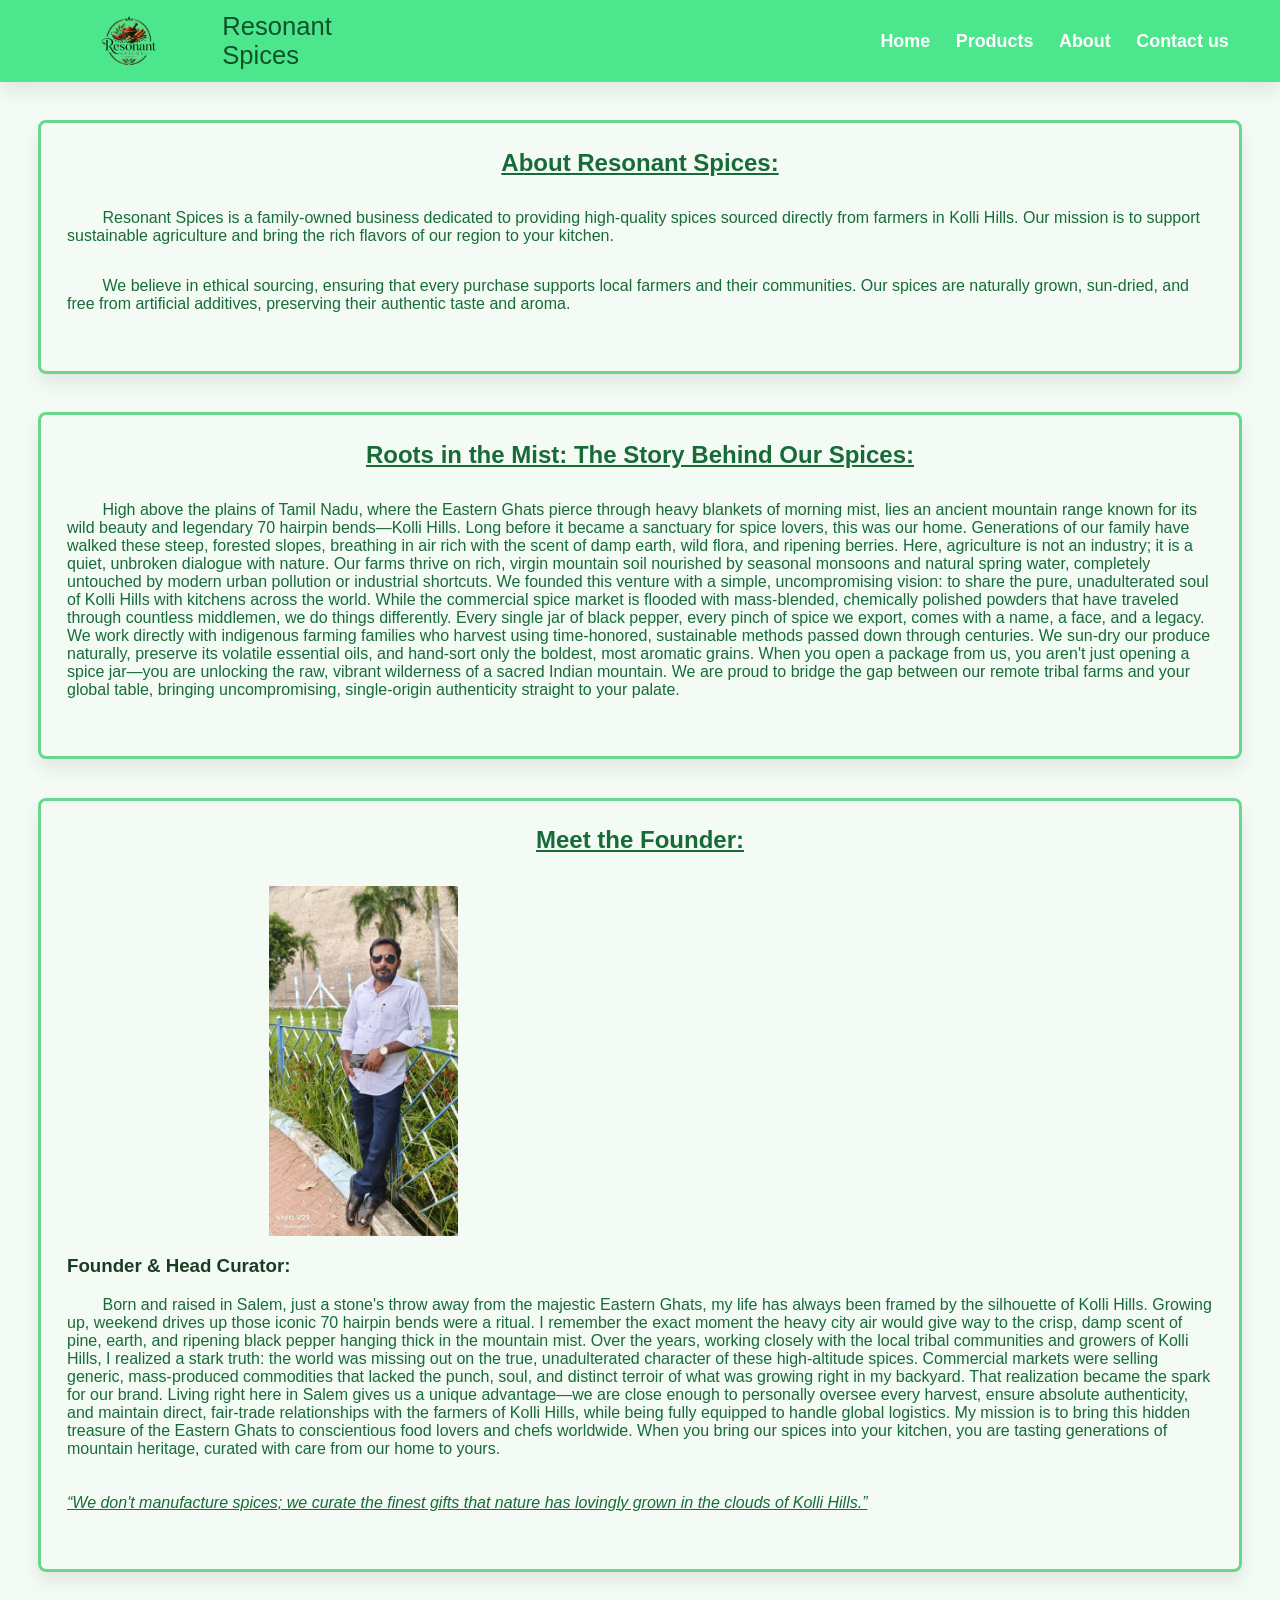
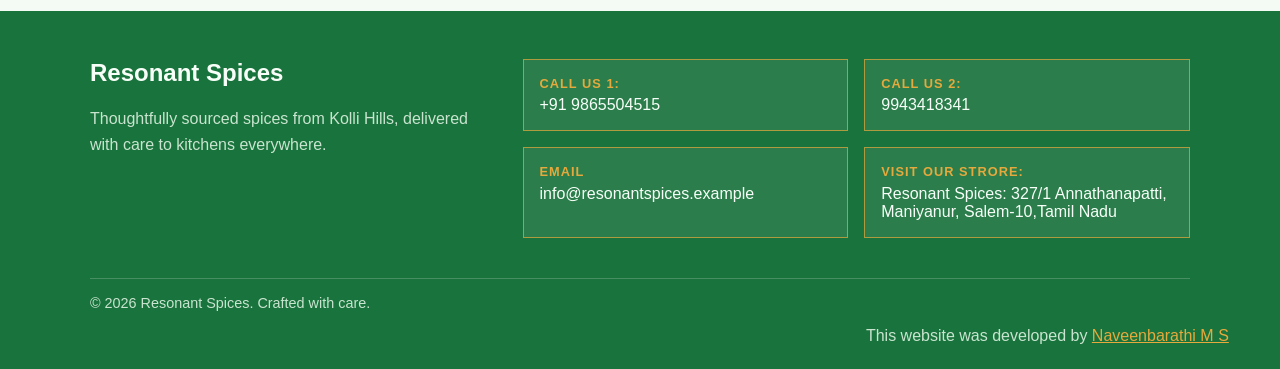
<file: About.html>
<!DOCTYPE html>
<html lang="en">
<head>
    <meta charset="UTF-8">
    <meta name="viewport" content="width=device-width, initial-scale=1.0">
    <title>About us | Resonant Spices</title>
    <link rel="stylesheet" href="about-style.css">
    <link rel="icon" href="images/favicon.jpeg" type="image/x-icon">
</head>
<body>
    <header class="site-header">
        <img src="logo.png" alt="Logo" id="logo">
        <p id="titleee">Resonant Spices</p>
        <nav id="headnav" aria-label="Main navigation">
            <a href="index.html" class="hnanc">Home</a>
            <a href="products.html" class="hnanc">Products</a>
            <a href="About.html" class="hnanc">About</a>
            <a href="contact.html" class="hnanc">Contact us</a>
        </nav>
    </header>
    <section id="about-section">
        <h1 id="abt-head">About Resonant Spices:</h1>
        <p class="abt-p">&nbsp;&nbsp;&nbsp;&nbsp;&nbsp;&nbsp;&nbsp;&nbsp;Resonant Spices is a family-owned business dedicated to providing high-quality spices sourced directly from farmers in Kolli Hills. Our mission is to support sustainable agriculture and bring the rich flavors of our region to your kitchen.</p>
        <p class="abt-p">&nbsp;&nbsp;&nbsp;&nbsp;&nbsp;&nbsp;&nbsp;&nbsp;We believe in ethical sourcing, ensuring that every purchase supports local farmers and their communities. Our spices are naturally grown, sun-dried, and free from artificial additives, preserving their authentic taste and aroma.</p>
    </section>
    <section id="details">
        <h1 id="abt-head">Roots in the Mist: The Story Behind Our Spices:</h1>
        <p class="abt-p">&nbsp;&nbsp;&nbsp;&nbsp;&nbsp;&nbsp;&nbsp;&nbsp;High above the plains of Tamil Nadu, where the Eastern Ghats pierce through heavy blankets of morning mist, lies an ancient mountain range known for its wild beauty and legendary 70 hairpin bends—Kolli Hills.

Long before it became a sanctuary for spice lovers, this was our home. Generations of our family have walked these steep, forested slopes, breathing in air rich with the scent of damp earth, wild flora, and ripening berries. Here, agriculture is not an industry; it is a quiet, unbroken dialogue with nature. Our farms thrive on rich, virgin mountain soil nourished by seasonal monsoons and natural spring water, completely untouched by modern urban pollution or industrial shortcuts.

We founded this venture with a simple, uncompromising vision: to share the pure, unadulterated soul of Kolli Hills with kitchens across the world.

While the commercial spice market is flooded with mass-blended, chemically polished powders that have traveled through countless middlemen, we do things differently. Every single jar of black pepper, every pinch of spice we export, comes with a name, a face, and a legacy. We work directly with indigenous farming families who harvest using time-honored, sustainable methods passed down through centuries. We sun-dry our produce naturally, preserve its volatile essential oils, and hand-sort only the boldest, most aromatic grains.

When you open a package from us, you aren't just opening a spice jar—you are unlocking the raw, vibrant wilderness of a sacred Indian mountain. We are proud to bridge the gap between our remote tribal farms and your global table, bringing uncompromising, single-origin authenticity straight to your palate.</p>
    </section>
    <section id="founder">
        <h1 id="abt-head">Meet the Founder:</h1>
        <img src="images/WhatsApp Image.jpeg" alt="Founder Image" id="founder-img">
        <h3 id="fnd-add">Founder & Head Curator:</h3>
        <p class="abt-p">&nbsp;&nbsp;&nbsp;&nbsp;&nbsp;&nbsp;&nbsp;&nbsp;Born and raised in Salem, just a stone's throw away from the majestic Eastern Ghats, my life has always been framed by the silhouette of Kolli Hills. Growing up, weekend drives up those iconic 70 hairpin bends were a ritual. I remember the exact moment the heavy city air would give way to the crisp, damp scent of pine, earth, and ripening black pepper hanging thick in the mountain mist.

Over the years, working closely with the local tribal communities and growers of Kolli Hills, I realized a stark truth: the world was missing out on the true, unadulterated character of these high-altitude spices. Commercial markets were selling generic, mass-produced commodities that lacked the punch, soul, and distinct terroir of what was growing right in my backyard.

That realization became the spark for our brand. Living right here in Salem gives us a unique advantage—we are close enough to personally oversee every harvest, ensure absolute authenticity, and maintain direct, fair-trade relationships with the farmers of Kolli Hills, while being fully equipped to handle global logistics.

My mission is to bring this hidden treasure of the Eastern Ghats to conscientious food lovers and chefs worldwide. When you bring our spices into your kitchen, you are tasting generations of mountain heritage, curated with care from our home to yours.
<br><br><br>
<u><i> “We don't manufacture spices; we curate the finest gifts that nature has lovingly grown in the clouds of Kolli Hills.”</u></i></p>

    </section>



     <footer class="site-footer" id="contact">
        <div class="footer-content">
            <div class="footer-brand">
                <h2>Resonant Spices</h2>
                <p>Thoughtfully sourced spices from Kolli Hills, delivered with care to kitchens everywhere.</p>
            </div>
            <div class="footer-contact" aria-label="Contact options">
                <a class="contact-link" href="tel:+919865504515">
                    <span class="contact-label">Call us 1:</span>
                    +91 9865504515
                </a>
                <a href="tel:+919943418341" class="contact-link">
                    <span class="contact-label">Call us 2:</span>
                    9943418341
                </a>
                <a class="contact-link" href="mailto:info@resonantspices.example">
                    <span class="contact-label">Email</span>
                    info@resonantspices.example
                </a>
                <a class="contact-link" href="https://maps.app.goo.gl/jQAZFEZzdu5TwhiA6" target="_blank" rel="noreferrer">
                    <span class="contact-label">Visit Our Strore:</span>
                    Resonant Spices: 327/1 Annathanapatti, Maniyanur, Salem-10,Tamil Nadu
                </a>
                <!-- <a class="contact-link" href="https://instagram.com" target="_blank" rel="noreferrer">
                    <span class="contact-label">Follow</span>
                    Instagram @resonantspices
                </a> -->
            </div>
        </div>
        <div class="footer-bottom">© 2026 Resonant Spices. Crafted with care.</div>
        <div id="dev">This website was developed by <a target="_blank" rel="noreferrer" href="https://www.linkedin.com/in/naveenbarathi-m-s">Naveenbarathi M S</a></div>
    </footer>
</body>
</html>
</file>
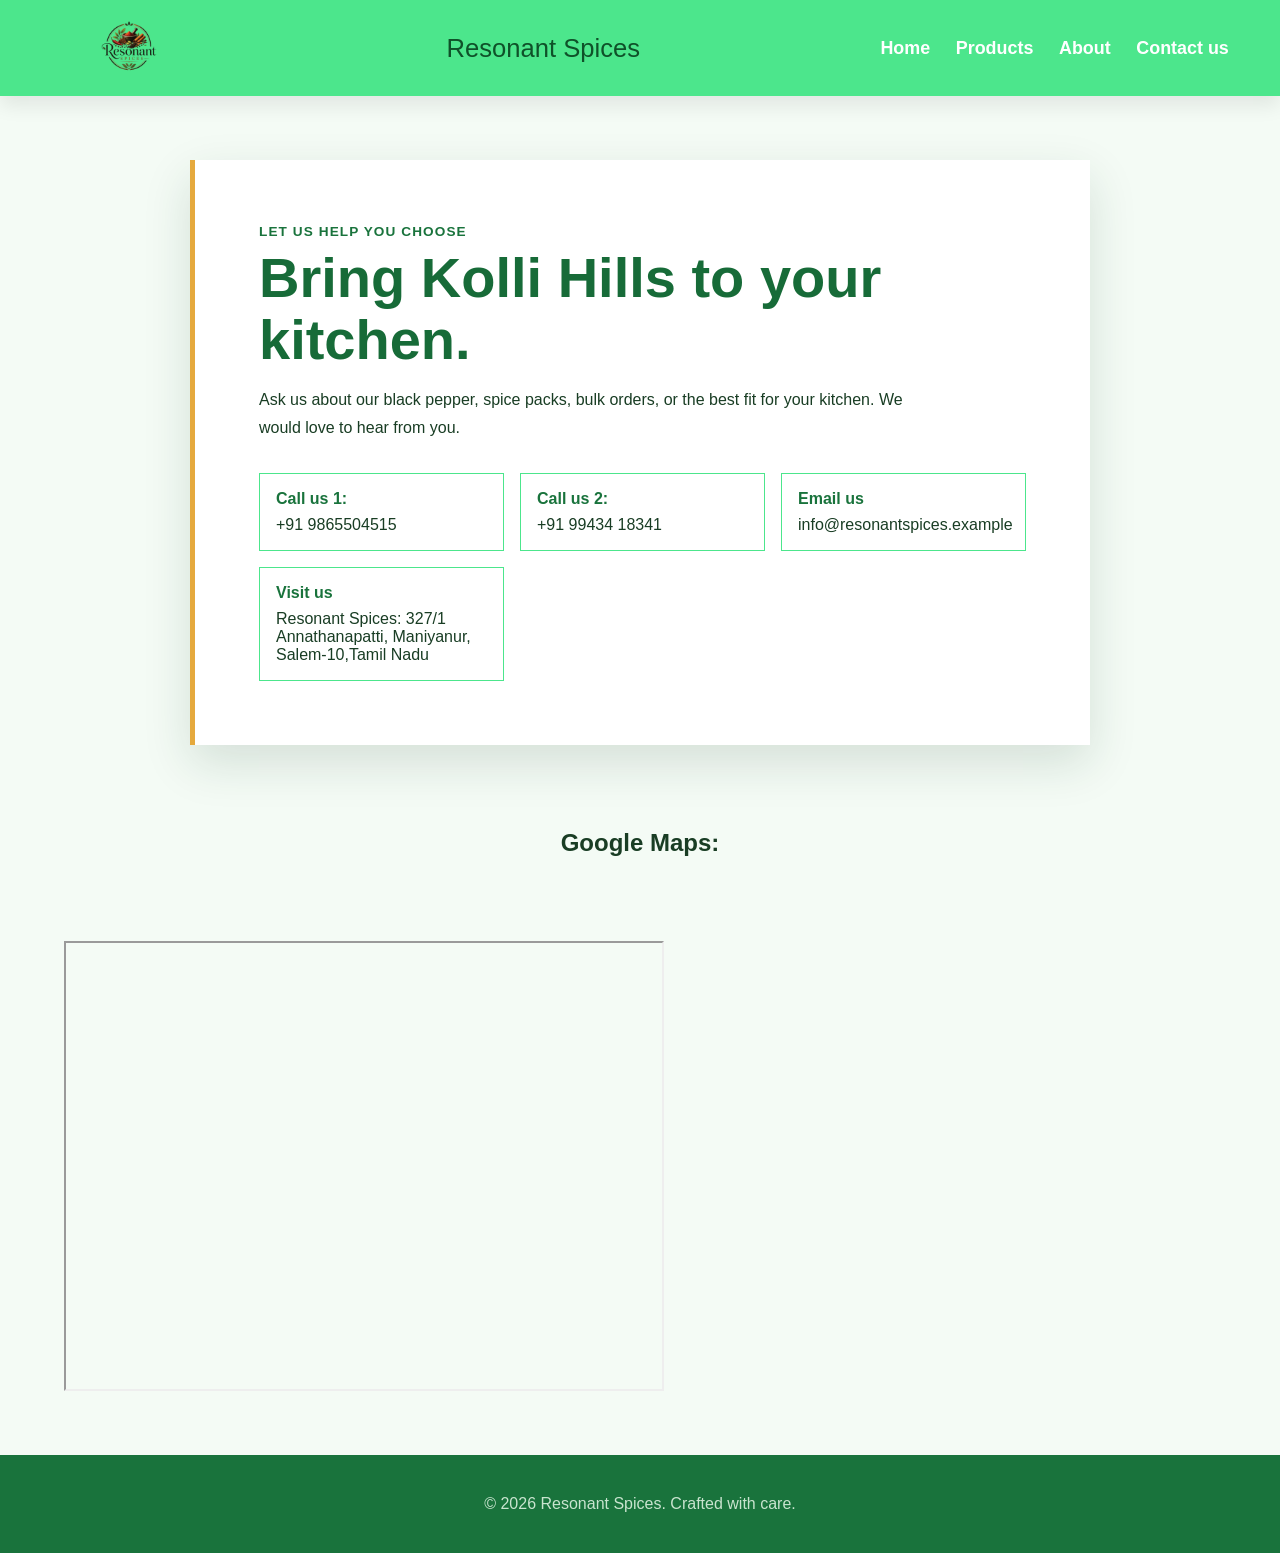
<file: contact.html>
<!DOCTYPE html>
<html lang="en">
<head>
    <meta charset="UTF-8">
    <meta name="viewport" content="width=device-width, initial-scale=1.0">
    <title>Contact us | Resonant Spices</title>
    <link rel="stylesheet" href="contact-style.css">
    <link rel="icon" href="images/favicon.jpeg" type="image/x-icon">
</head>
<body>
    <header class="site-header">
        <a href="index.html" aria-label="Resonant Spices home"><img src="logo.png" alt="Resonant Spices logo" id="logo"></a>
         <p id="titleee">Resonant Spices</p>
        <nav id="headnav" aria-label="Main navigation">
            <a href="index.html">Home</a>
            <a href="products.html">Products</a>
            <a href="About.html">About</a>
            <a href="contact.html" aria-current="page">Contact us</a>
        </nav>
    </header>
    <main class="contact-main">
        <section class="contact-panel" aria-labelledby="contact-title">
            <p class="eyebrow">Let us help you choose</p>
            <h1 id="contact-title">Bring Kolli Hills to your kitchen.</h1>
            <p>Ask us about our black pepper, spice packs, bulk orders, or the best fit for your kitchen. We would love to hear from you.</p>
            <div class="contact-options">
                <a href="tel:+919865504515"><strong>Call us 1:</strong><span>+91 9865504515</span></a>
                <a href="tel:+919943418341"><strong>Call us 2:</strong><span>+91 99434 18341</span></a>
                <a href="mailto:info@resonantspices.example"><strong>Email us</strong><span>info@resonantspices.example</span></a>
                <a href="https://maps.app.goo.gl/jQAZFEZzdu5TwhiA6" target="_blank" rel="noreferrer"><strong>Visit us</strong><span>Resonant Spices: 327/1 Annathanapatti, Maniyanur, Salem-10,Tamil Nadu</span></a>
            </div>
        </section>
    </main>
    <h2 style="text-align: center;">Google Maps:</h2>
    <iframe style="margin:5%;" src="https://www.google.com/maps/embed?pb=!1m18!1m12!1m3!1d3088.533580870368!2d78.13614617378795!3d11.642382042627096!2m3!1f0!2f0!3f0!3m2!1i1024!2i768!4f13.1!3m3!1m2!1s0x3babf020a9adac57%3A0x6214743426cb660b!2s372%2C%20Annathanapatti%20Main%20Rd%2C%20Annathanapatti%2C%20Salem%2C%20Tamil%20Nadu%20636002!5e1!3m2!1sen!2sin!4v1788598939833!5m2!1sen!2sin" width="600" height="450" style="border:0;" allowfullscreen="" loading="lazy" referrerpolicy="strict-origin-when-cross-origin"></iframe>
    <footer class="site-footer">
        <p>&copy; 2026 Resonant Spices. Crafted with care.</p>
    </footer>
</body>
</html>
</file>
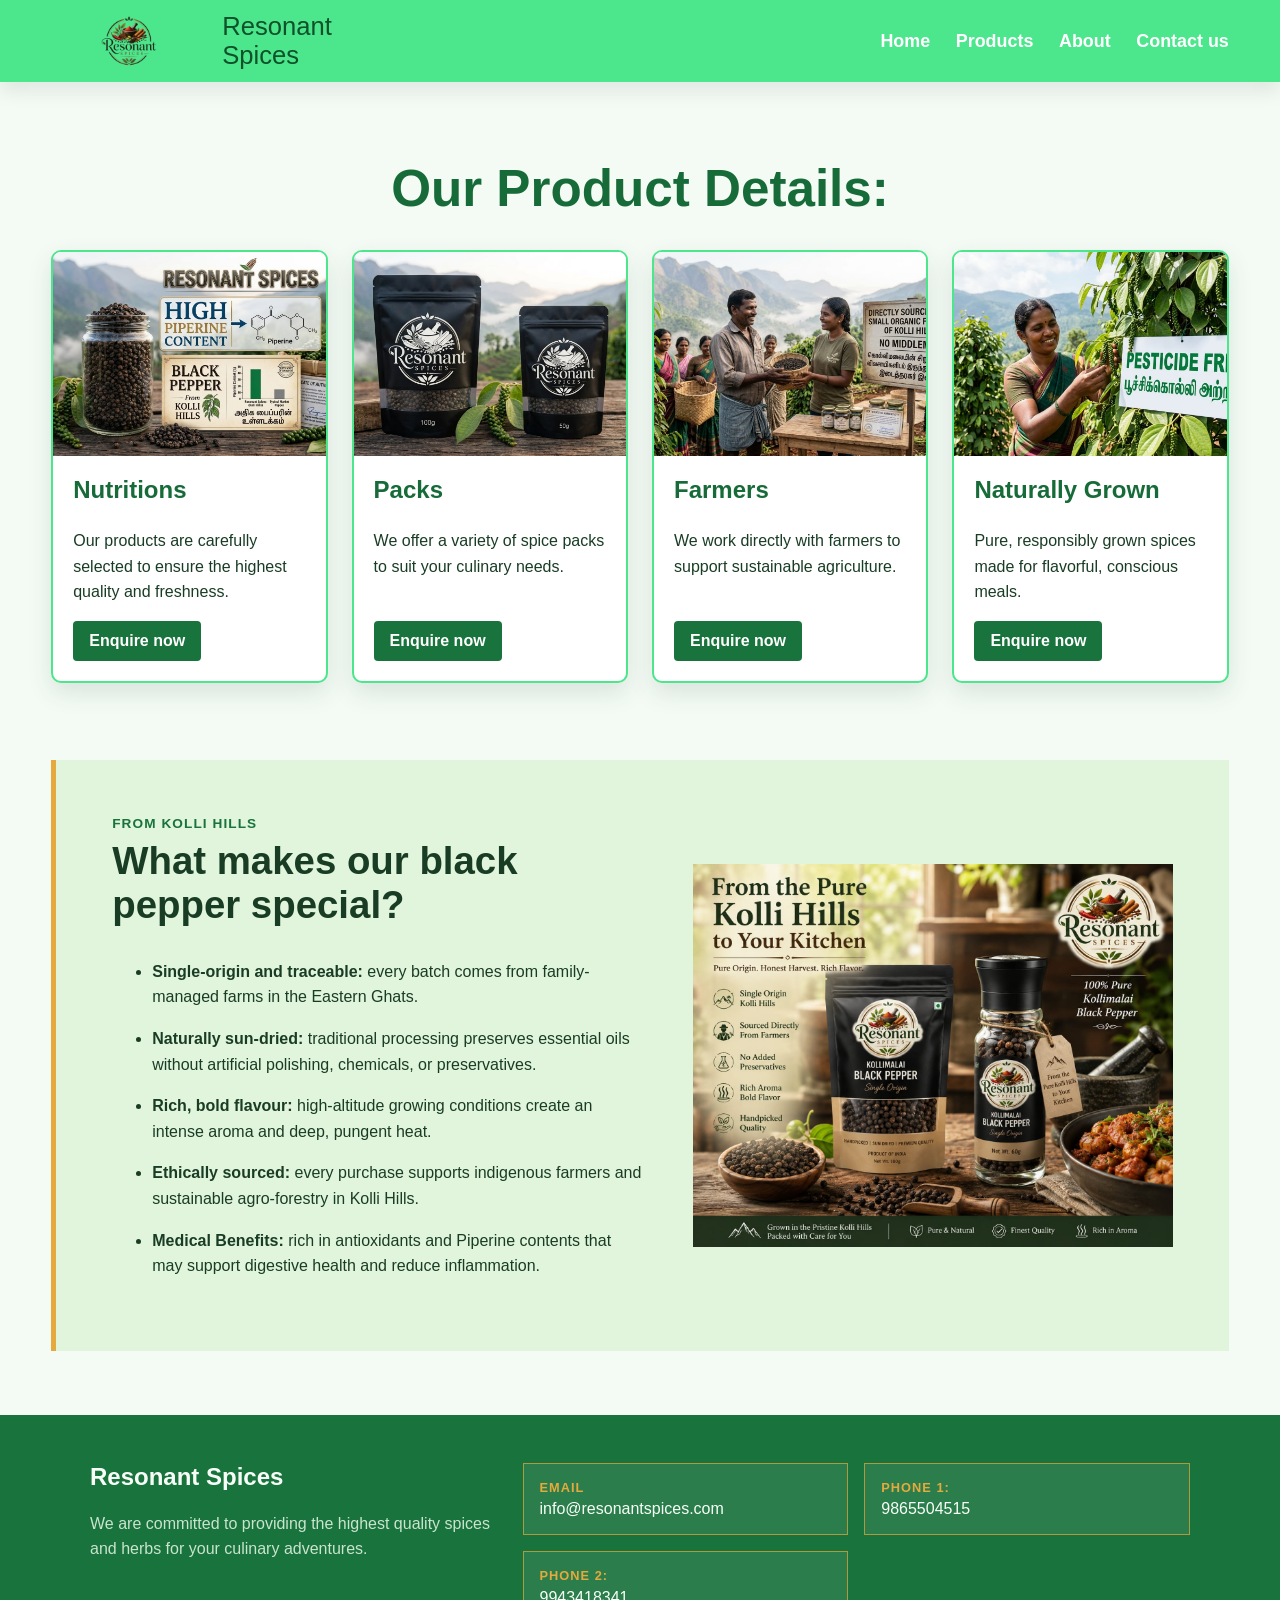
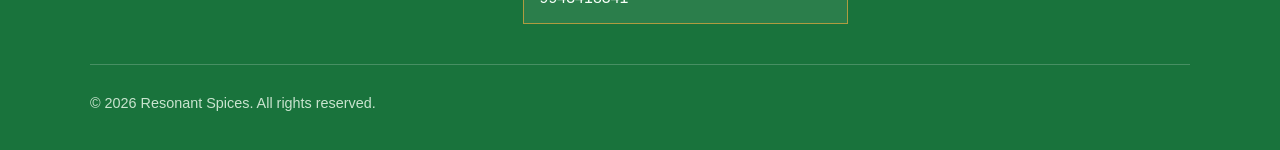
<file: products.html>
<!DOCTYPE html>
<html lang="en">
<head>
    <meta charset="UTF-8">
    <meta name="viewport" content="width=device-width, initial-scale=1.0">
    <title>Resonant Spices - Products</title>
    <link rel="stylesheet" href="product-style.css">
    <link rel="icon" href="images/favicon.jpeg" type="image/x-icon">
</head>
<body>
    <header class="site-header">
        <img src="logo.png" alt="Logo" id="logo">
        <p id="titleee">Resonant Spices</p>
        <nav id="headnav" aria-label="Main navigation">
            <a href="index.html" class="hnanc">Home</a>
            <a href="products.html" class="hnanc">Products</a>
            <a href="About.html" class="hnanc">About</a>
            <a href="contact.html" class="hnanc">Contact us</a>
        </nav>
    </header>
    <section id="pro-lst">
        <h1 id="title">Our Product Details:</h1>
        <div id="pro-list">
            <div class="pro-item">
                <img src="images/Nutritions.jpeg" alt="Product 1">
                <h2>Nutritions</h2>
                <p>Our products are carefully selected to ensure the highest quality and freshness.</p>
                <a class="product-button" href="contact.html">Enquire now</a>
            </div>
            <div class="pro-item">
                <img src="images/Packs.jpeg" alt="Product 2">
                <h2>Packs</h2>
                <p>We offer a variety of spice packs to suit your culinary needs.</p>
                <a class="product-button" href="contact.html">Enquire now</a>
            </div>
            <div class="pro-item">
                <img src="images/Farmers.jpeg" alt="Product 3">
                <h2>Farmers</h2>
                <p>We work directly with farmers to support sustainable agriculture.</p>
                <a class="product-button" href="contact.html">Enquire now</a>
            </div>
            <div class="pro-item">
                <img src="images/Noferti.jpeg" alt="Naturally grown spices">
                <h2>Naturally Grown</h2>
                <p>Pure, responsibly grown spices made for flavorful, conscious meals.</p>
                <a class="product-button" href="contact.html">Enquire now</a>
            </div>
        </div>
    </section>
    <section class="specialities" aria-labelledby="specialities-title">
        <div class="specialities-copy">
            <p class="eyebrow">From Kolli Hills</p>
            <h2 id="specialities-title">What makes our black pepper special?</h2>
            <ul>
                <li><strong>Single-origin and traceable:</strong> every batch comes from family-managed farms in the Eastern Ghats.</li>
                <li><strong>Naturally sun-dried:</strong> traditional processing preserves essential oils without artificial polishing, chemicals, or preservatives.</li>
                <li><strong>Rich, bold flavour:</strong> high-altitude growing conditions create an intense aroma and deep, pungent heat.</li>
                <li><strong>Ethically sourced:</strong> every purchase supports indigenous farmers and sustainable agro-forestry in Kolli Hills.</li>
                <li><strong>Medical Benefits:</strong> rich in antioxidants and Piperine contents that may support digestive health and reduce inflammation.</li>
            </ul>
        </div>
        <div class="benefits-video">
            <!-- <iframe src="images/hilltokitchen.jpeg" title="Health benefits of black pepper" allow="accelerometer; autoplay; clipboard-write; encrypted-media; gyroscope; picture-in-picture; web-share" referrerpolicy="strict-origin-when-cross-origin" allowfullscreen></iframe> -->
             <img src="images/hilltokitchen.jpeg" alt="Health benefits of black pepper" class="benefits-img">
        </div>
    </section>
    <footer class="site-footer">
        <div class="footer-content">
            <div class="footer-brand">
                <h2>Resonant Spices</h2>
                <p>We are committed to providing the highest quality spices and herbs for your culinary adventures.</p>
            </div>
            <div class="footer-contact">
                <a href="mailto:info@resonantspices.com" class="contact-link">
                    <span class="contact-label">Email</span>
                    info@resonantspices.com
                </a>
                <a href="tel:+919865504515" class="contact-link">
                    <span class="contact-label">Phone 1:</span>
                    9865504515
                </a>
                <a href="tel:+919943418341" class="contact-link">
                    <span class="contact-label">Phone 2:</span>
                    9943418341
                </a>
            </div>
        </div>
        <div class="footer-bottom">
            <p>&copy; 2026 Resonant Spices. All rights reserved.</p>
        </div>
    </footer>
</body>
</html>
</file>
<file: about-style.css>
* {
    box-sizing: border-box;
}

html {
    scroll-behavior: smooth;
}
#titleee{
    color:#0f5129;
    font-size: clamp(1.2rem, 2vw, 2.5rem);
}
body {
    margin: 0;
    color: #193d24;
    font-family: "Trebuchet MS", Arial, sans-serif;
    background: #f4fbf5;
}

img {
    max-width: 100%;
    display: block;
}

.site-header {
    width: 100%;
    height: 82px;
    display: flex;
    align-items: center;
    justify-content: space-between;
    gap: 1rem;
    padding: 0.5rem 4%;
    background-color: #4ce68c;
    box-shadow: 0 10px 18px rgba(0, 0, 0, 0.08);
}

#logo {
    width: clamp(110px, 15vw, 155px);
    max-height: 70px;
    object-fit: contain;
    flex-shrink: 0;
}
/* img {
    max-width: 100%;
    display: block;
} */

#headnav {
    display: flex;
    align-items: center;
    justify-content: flex-end;
    gap: clamp(0.75rem, 2vw, 2rem);
    flex-wrap: wrap;
    width: 100%;
}

.hnanc {
    color: #fff;
    text-decoration: none;
    font-size: clamp(0.85rem, 1.4vw, 1.15rem);
    font-weight: 600;
    transition: opacity 0.2s ease;
}

.hnanc:hover {
    opacity: 0.8;
}
#pro-lst{
    width: min(1180px, 92%);
    margin: 0 auto;
    padding: clamp(2.5rem, 6vw, 5rem) 0;
}
#about{
    width: min(1180px, 92%);
    margin: 0 auto;
    padding: clamp(2.5rem, 6vw, 5rem) 0;
}
#abt-head{
    margin: 0 0 2rem;
    color: #176b38;
    text-align: center;
    text-decoration: underline;
}
.abt-p{
    margin: 0 0 2rem;
    color: #176b38;
    text-align: left;
}
#about-section{
    display: block;
    /* flex-wrap: wrap; */
    gap: clamp(1.5rem, 4vw, 3rem);
    align-items: center;
    justify-content: center;
    border-radius: 8px;
    border: 3px solid #6bd78a;
    margin:3%;
    box-shadow: 0 10px 18px rgba(0, 0, 0, 0.08);
    padding: 2%;
}
#details{
    display:block;
    margin:3%;
    box-shadow: 0 10px 18px rgba(0, 0, 0, 0.08);
    padding: 2%;
    justify-content: center;
    border-radius: 8px;
    border: 3px solid #6bd78a;
}
#founder{
    display:block;
    margin:3%;
    box-shadow: 0 10px 18px rgba(0, 0, 0, 0.08);
    padding: 2%;
    justify-content: center;
    border-radius: 8px;
    border: 3px solid #6bd78a;
}



/* Footer styles */
.site-footer {
    padding: 3rem 4% 1.5rem;
    color: #f7fff8;
    background: #19733c;
}

.footer-content {
    width: min(1100px, 100%);
    margin: 0 auto;
    display: grid;
    grid-template-columns: 1.2fr 2fr;
    gap: 2rem;
}

.footer-brand h2,
.footer-brand p {
    margin-top: 0;
}

.footer-brand p {
    max-width: 28rem;
    color: #c9e4cf;
    line-height: 1.6;
}

.footer-contact {
    display: grid;
    grid-template-columns: repeat(2, minmax(0, 1fr));
    gap: 1rem;
}

.contact-link {
    display: block;
    padding: 1rem;
    color: #f7fff8;
    text-decoration: none;
    border: 1px solid rgba(229, 169, 61, 0.7);
    background: rgba(255, 255, 255, 0.08);
    transition: background 0.2s ease, transform 0.2s ease;
}

.contact-link:hover,
.contact-link:focus-visible {
    background: rgba(229, 169, 61, 0.2);
    transform: translateY(-2px);
}

.contact-label {
    display: block;
    margin-bottom: 0.35rem;
    color: #e5a93d;
    font-size: 0.8rem;
    font-weight: 700;
    letter-spacing: 0.08em;
    text-transform: uppercase;
}

.footer-bottom {
    width: min(1100px, 100%);
    margin: 2.5rem auto 0;
    padding-top: 1rem;
    color: #c9e4cf;
    border-top: 1px solid rgba(255, 255, 255, 0.2);
    font-size: 0.9rem;
}

@media (max-width: 700px) {
    #about {
        grid-template-columns: 1fr;
        gap: 1.5rem;
        margin-top: 2rem;
        margin-bottom: 2rem;
    }

    .footer-content,
    .footer-contact {
        grid-template-columns: 1fr;
    }

    #video iframe.vdo {
        min-height: 0;
        height: auto;
    }
}
#dev{
    text-align: right;
    margin-top: 1rem;
    color: #c9e4cf;
}
#dev>a{
    color: #c9e4cf;
    text-decoration: underline;
    color:#e5a93d
}
#founder-img{
    width: clamp(150px, 20vw, 250px);
    max-height: 350px;
    object-fit: contain;
    /* border: 3px solid #6bd78a; */
    border-radius: 1.5em;
    flex-shrink: 0;
    border-radius: 2em;
    margin-left:15%;
}
</file>
<file: contact-style.css>
* {
    box-sizing: border-box;
}

body {
    min-height: 100vh;
    margin: 0;
    display: flex;
    flex-direction: column;
    color: #193d24;
    font-family: "Trebuchet MS", Arial, sans-serif;
    background: #f4fbf5;
}
#titleee{
    color:#0f5129;
    font-size: clamp(1.2rem, 2vw, 2.5rem);
}

.site-header {
    width: 100%;
    min-height: 82px;
    display: flex;
    align-items: center;
    justify-content: space-between;
    gap: 1rem;
    padding: 0.5rem 4%;
    background: #4ce68c;
    box-shadow: 0 10px 18px rgba(0, 0, 0, 0.08);
}

#logo {
    width: clamp(110px, 15vw, 155px);
    max-height: 70px;
    object-fit: contain;
}

#headnav {
    display: flex;
    flex-wrap: wrap;
    justify-content: flex-end;
    gap: clamp(0.75rem, 2vw, 2rem);
}

#headnav a {
    color: #fff;
    font-size: clamp(0.85rem, 1.4vw, 1.15rem);
    font-weight: 600;
    text-decoration: none;
}

.contact-main {
    width: min(900px, 92%);
    margin: auto;
    padding: 4rem 0;
}

.contact-panel {
    padding: clamp(1.5rem, 5vw, 4rem);
    background: #fff;
    border-left: 5px solid #e5a93d;
    box-shadow: 0 18px 45px rgba(23, 61, 39, 0.14);
}

.eyebrow {
    margin: 0 0 0.5rem;
    color: #19733c;
    font-size: 0.85rem;
    font-weight: 700;
    letter-spacing: 0.08em;
    text-transform: uppercase;
}

h1 {
    margin: 0 0 1rem;
    color: #176b38;
    font-size: clamp(2rem, 5vw, 3.5rem);
    line-height: 1.1;
}

.contact-panel > p:not(.eyebrow) {
    max-width: 42rem;
    line-height: 1.7;
}

.contact-options {
    display: grid;
    grid-template-columns: repeat(3, minmax(0, 1fr));
    gap: 1rem;
    margin-top: 2rem;
}

.contact-options a {
    display: flex;
    flex-direction: column;
    gap: 0.5rem;
    padding: 1rem;
    color: #193d24;
    border: 1px solid #4ce68c;
    text-decoration: none;
}

.contact-options strong {
    color: #19733c;
}

.site-footer {
    padding: 1.5rem 4%;
    color: #c9e4cf;
    text-align: center;
    background: #19733c;
}

@media (max-width: 700px) {
    .site-header {
        min-height: 72px;
        padding: 0.75rem 1rem;
    }

    #headnav {
        gap: 0.5rem 0.9rem;
    }

    .contact-options {
        grid-template-columns: 1fr;
    }
}

@media (max-width: 420px) {
    .site-header {
        align-items: flex-start;
        flex-direction: column;
    }

    #headnav {
        justify-content: flex-start;
    }
}
</file>
<file: product-style.css>
* {
    box-sizing: border-box;
}

html {
    scroll-behavior: smooth;
}
#titleee{
    color:#0f5129;
    font-size: clamp(1.2rem, 2vw, 2.5rem);
}
body {
    margin: 0;
    color: #193d24;
    font-family: "Trebuchet MS", Arial, sans-serif;
    background: #f4fbf5;
}

img {
    max-width: 100%;
    display: block;
}

.site-header {
    width: 100%;
    height: 82px;
    display: flex;
    align-items: center;
    justify-content: space-between;
    gap: 1rem;
    padding: 0.5rem 4%;
    background-color: #4ce68c;
    box-shadow: 0 10px 18px rgba(0, 0, 0, 0.08);
}

#logo {
    width: clamp(110px, 15vw, 155px);
    max-height: 70px;
    object-fit: contain;
    flex-shrink: 0;
}
/* img {
    max-width: 100%;
    display: block;
} */

#headnav {
    display: flex;
    align-items: center;
    justify-content: flex-end;
    gap: clamp(0.75rem, 2vw, 2rem);
    flex-wrap: wrap;
    width: 100%;
}

.hnanc {
    color: #fff;
    text-decoration: none;
    font-size: clamp(0.85rem, 1.4vw, 1.15rem);
    font-weight: 600;
    transition: opacity 0.2s ease;
}

.hnanc:hover {
    opacity: 0.8;
}
#pro-lst{
    width: min(1180px, 92%);
    margin: 0 auto;
    padding: clamp(2.5rem, 6vw, 5rem) 0;
}

#title {
    margin: 0 0 2rem;
    color: #176b38;
    font-size: clamp(2rem, 4vw, 3.2rem);
    text-align: center;
}

#pro-list {
    width: 100%;
    display: grid;
    grid-template-columns: repeat(auto-fit, minmax(min(100%, 230px), 1fr));
    gap: 1.5rem;
    align-items: stretch;
}

.pro-item {
    display: flex;
    flex-direction: column;
    overflow: hidden;
    min-width: 0;
    background: #fff;
    border: 2px solid #4ce68c;
    border-radius: 10px;
    box-shadow: 0 10px 24px rgba(23, 61, 39, 0.12);
}

.pro-item img {
    width: 100%;
    aspect-ratio: 4 / 3;
    object-fit: cover;
}

.pro-item h2,
.pro-item p {
    margin-right: 1.25rem;
    margin-left: 1.25rem;
}

.pro-item h2 {
    margin-bottom: 0.5rem;
    color: #176b38;
}

.pro-item p {
    flex: 1;
    line-height: 1.6;
}

.product-button {
    display: inline-block;
    align-self: flex-start;
    margin: 0 1.25rem 1.25rem;
    padding: 0.7rem 1rem;
    color: #fff;
    background: #19733c;
    border-radius: 4px;
    font-weight: 700;
    text-decoration: none;
}

.product-button:hover,
.product-button:focus-visible {
    background: #0f5129;
}

.specialities {
    width: min(1180px, 92%);
    margin: 0 auto 4rem;
    display: grid;
    grid-template-columns: minmax(0, 1.05fr) minmax(0, 0.95fr);
    gap: clamp(1.5rem, 4vw, 4rem);
    align-items: center;
    padding: clamp(1.5rem, 5vw, 3.5rem);
    background: #e1f4dc;
    border-left: 5px solid #e5a93d;
}

.eyebrow {
    margin: 0 0 0.5rem;
    color: #19733c;
    font-size: 0.85rem;
    font-weight: 700;
    letter-spacing: 0.08em;
    text-transform: uppercase;
}

.specialities h2 {
    margin-top: 0;
    color: #193d24;
    font-size: clamp(1.6rem, 3vw, 2.5rem);
}

.specialities li {
    margin-bottom: 1rem;
    line-height: 1.6;
}

.benefits-video {
    width: 100%;
    aspect-ratio: 16 / 9;
}

.benefits-video iframe {
    width: 100%;
    height: 100%;
    border: 0;
}
/* Footer styles */
.site-footer {
    padding: 3rem 4% 1.5rem;
    color: #f7fff8;
    background: #19733c;
}

.footer-content {
    width: min(1100px, 100%);
    margin: 0 auto;
    display: grid;
    grid-template-columns: 1.2fr 2fr;
    gap: 2rem;
}

.footer-brand h2,
.footer-brand p {
    margin-top: 0;
}

.footer-brand p {
    max-width: 28rem;
    color: #c9e4cf;
    line-height: 1.6;
}

.footer-contact {
    display: grid;
    grid-template-columns: repeat(2, minmax(0, 1fr));
    gap: 1rem;
}

.contact-link {
    display: block;
    padding: 1rem;
    color: #f7fff8;
    text-decoration: none;
    border: 1px solid rgba(229, 169, 61, 0.7);
    background: rgba(255, 255, 255, 0.08);
    transition: background 0.2s ease, transform 0.2s ease;
}

.contact-link:hover,
.contact-link:focus-visible {
    background: rgba(229, 169, 61, 0.2);
    transform: translateY(-2px);
}

.contact-label {
    display: block;
    margin-bottom: 0.35rem;
    color: #e5a93d;
    font-size: 0.8rem;
    font-weight: 700;
    letter-spacing: 0.08em;
    text-transform: uppercase;
}

.footer-bottom {
    width: min(1100px, 100%);
    margin: 2.5rem auto 0;
    padding-top: 1rem;
    color: #c9e4cf;
    border-top: 1px solid rgba(255, 255, 255, 0.2);
    font-size: 0.9rem;
}

@media (max-width: 700px) {
    .site-header {
        height: auto;
        min-height: 72px;
        padding: 0.75rem 1rem;
    }

    #headnav {
        gap: 0.5rem 0.9rem;
    }

    .hnanc {
        font-size: 0.85rem;
    }

    .specialities {
        grid-template-columns: 1fr;
        margin-bottom: 2.5rem;
    }

    #about {
        grid-template-columns: 1fr;
        gap: 1.5rem;
        margin-top: 2rem;
        margin-bottom: 2rem;
    }

    .footer-content,
    .footer-contact {
        grid-template-columns: 1fr;
    }

    #video iframe.vdo {
        min-height: 0;
        height: auto;
    }
}

@media (max-width: 420px) {
    .site-header {
        align-items: flex-start;
        flex-direction: column;
    }

    #headnav {
        justify-content: flex-start;
    }
}
</file>
